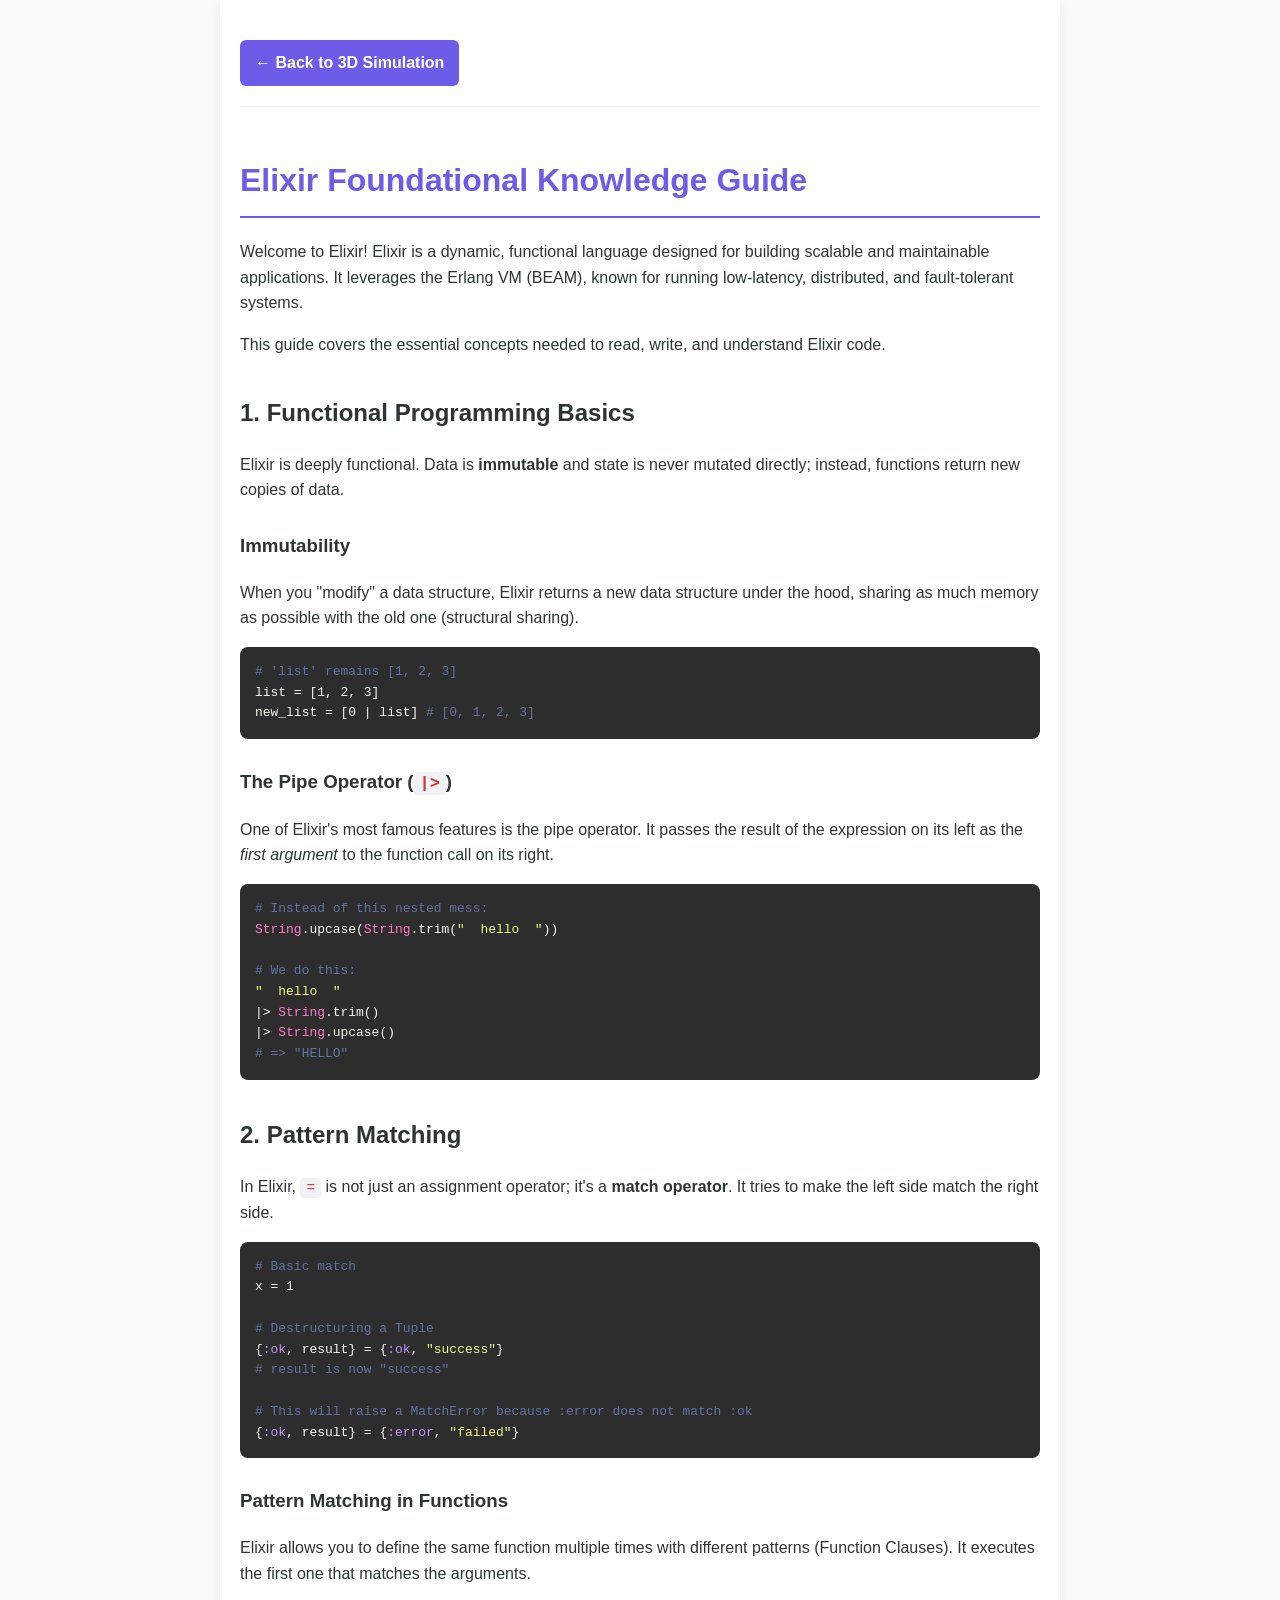
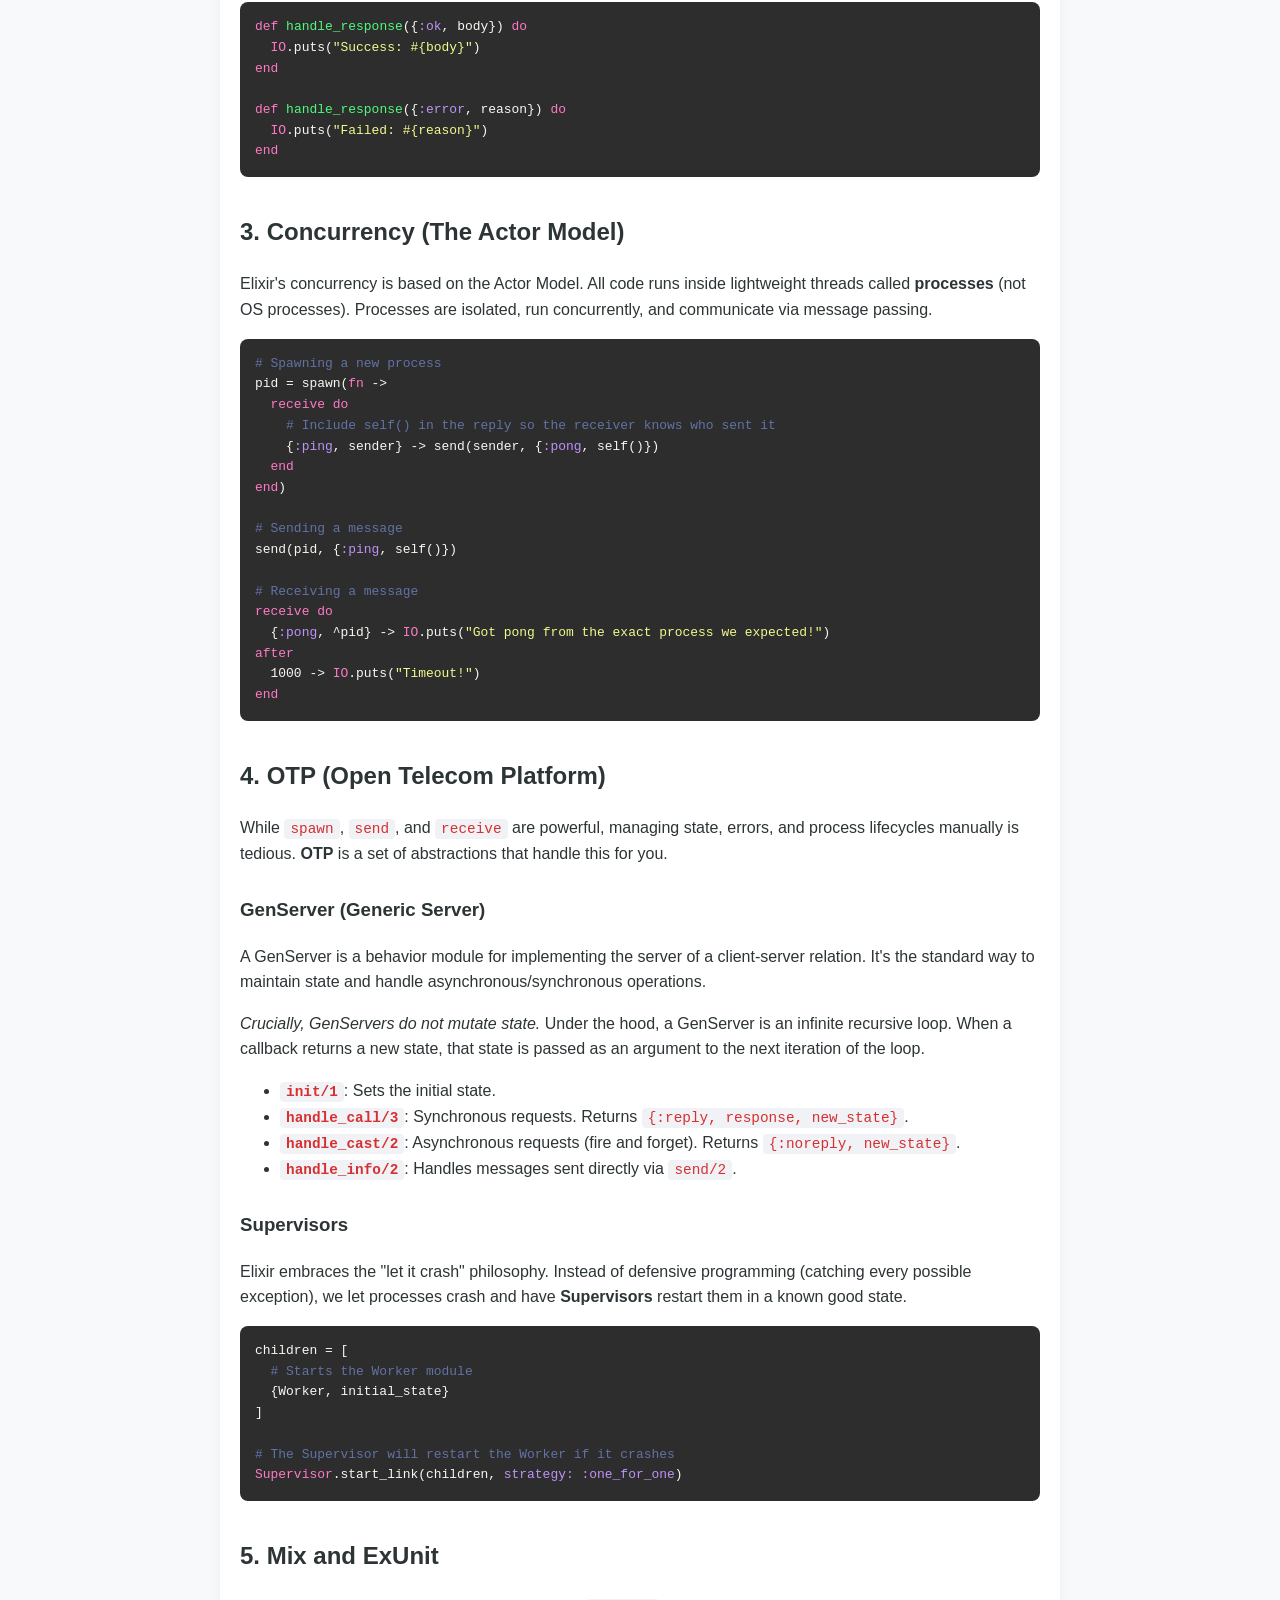
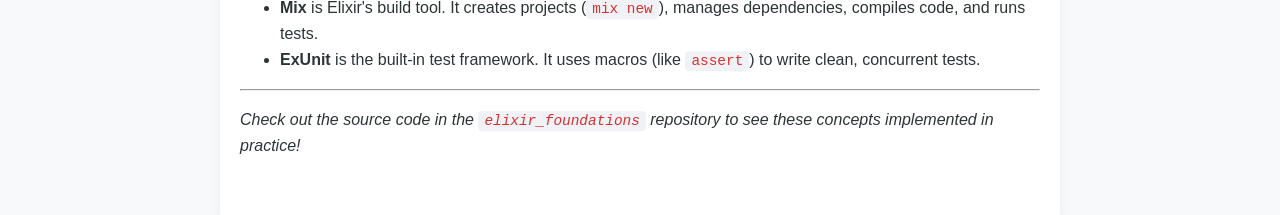
<file: docs/guide.html>
<!DOCTYPE html>
<html lang="en">
<head>
    <meta charset="UTF-8">
    <meta name="viewport" content="width=device-width, initial-scale=1.0">
    <title>Elixir Foundational Knowledge Guide</title>
    <style>
        :root {
            --bg-color: #f8f9fa;
            --text-color: #2d3436;
            --accent: #6c5ce7;
            --code-bg: #f1f2f6;
        }
        body {
            font-family: -apple-system, BlinkMacSystemFont, "Segoe UI", Roboto, Helvetica, Arial, sans-serif;
            line-height: 1.6;
            color: var(--text-color);
            background-color: var(--bg-color);
            margin: 0;
            padding: 0;
        }
        .container {
            max-width: 800px;
            margin: 0 auto;
            padding: 40px 20px;
            background: white;
            box-shadow: 0 4px 12px rgba(0,0,0,0.05);
            min-height: 100vh;
        }
        nav {
            margin-bottom: 30px;
            padding-bottom: 20px;
            border-bottom: 1px solid #eee;
        }
        nav a {
            display: inline-block;
            text-decoration: none;
            color: white;
            background-color: var(--accent);
            padding: 10px 15px;
            border-radius: 6px;
            font-weight: bold;
            transition: background 0.2s;
        }
        nav a:hover {
            background-color: #4a3eb1;
        }
        h1, h2, h3 {
            color: #2d3436;
            margin-top: 1.5em;
        }
        h1 {
            color: var(--accent);
            border-bottom: 2px solid var(--accent);
            padding-bottom: 10px;
        }
        code {
            font-family: 'Courier New', Courier, monospace;
            background-color: var(--code-bg);
            padding: 2px 6px;
            border-radius: 4px;
            font-size: 0.9em;
            color: #d63031;
        }
        pre {
            background-color: #2d2d2d;
            color: #f8f8f2;
            padding: 15px;
            border-radius: 8px;
            overflow-x: auto;
            font-size: 0.9em;
        }
        pre code {
            background-color: transparent;
            color: inherit;
            padding: 0;
        }
        .elixir-keyword { color: #ff79c6; }
        .elixir-string { color: #f1fa8c; }
        .elixir-comment { color: #6272a4; }
        .elixir-atom { color: #bd93f9; }
        .elixir-func { color: #50fa7b; }
    </style>
</head>
<body>
    <div class="container">
        <nav>
            <a href="index.html">← Back to 3D Simulation</a>
        </nav>

        <h1>Elixir Foundational Knowledge Guide</h1>

        <p>Welcome to Elixir! Elixir is a dynamic, functional language designed for building scalable and maintainable applications. It leverages the Erlang VM (BEAM), known for running low-latency, distributed, and fault-tolerant systems.</p>

        <p>This guide covers the essential concepts needed to read, write, and understand Elixir code.</p>

        <h2>1. Functional Programming Basics</h2>

        <p>Elixir is deeply functional. Data is <strong>immutable</strong> and state is never mutated directly; instead, functions return new copies of data.</p>

        <h3>Immutability</h3>
        <p>When you "modify" a data structure, Elixir returns a new data structure under the hood, sharing as much memory as possible with the old one (structural sharing).</p>
<pre><code><span class="elixir-comment"># 'list' remains [1, 2, 3]</span>
list = [1, 2, 3]
new_list = [0 | list] <span class="elixir-comment"># [0, 1, 2, 3]</span>
</code></pre>

        <h3>The Pipe Operator (<code>|&gt;</code>)</h3>
        <p>One of Elixir's most famous features is the pipe operator. It passes the result of the expression on its left as the <em>first argument</em> to the function call on its right.</p>
<pre><code><span class="elixir-comment"># Instead of this nested mess:</span>
<span class="elixir-keyword">String</span>.upcase(<span class="elixir-keyword">String</span>.trim(<span class="elixir-string">"  hello  "</span>))

<span class="elixir-comment"># We do this:</span>
<span class="elixir-string">"  hello  "</span>
|&gt; <span class="elixir-keyword">String</span>.trim()
|&gt; <span class="elixir-keyword">String</span>.upcase()
<span class="elixir-comment"># =&gt; "HELLO"</span>
</code></pre>

        <h2>2. Pattern Matching</h2>

        <p>In Elixir, <code>=</code> is not just an assignment operator; it's a <strong>match operator</strong>. It tries to make the left side match the right side.</p>

<pre><code><span class="elixir-comment"># Basic match</span>
x = 1

<span class="elixir-comment"># Destructuring a Tuple</span>
{<span class="elixir-atom">:ok</span>, result} = {<span class="elixir-atom">:ok</span>, <span class="elixir-string">"success"</span>}
<span class="elixir-comment"># result is now "success"</span>

<span class="elixir-comment"># This will raise a MatchError because :error does not match :ok</span>
{<span class="elixir-atom">:ok</span>, result} = {<span class="elixir-atom">:error</span>, <span class="elixir-string">"failed"</span>}
</code></pre>

        <h3>Pattern Matching in Functions</h3>
        <p>Elixir allows you to define the same function multiple times with different patterns (Function Clauses). It executes the first one that matches the arguments.</p>

<pre><code><span class="elixir-keyword">def</span> <span class="elixir-func">handle_response</span>({<span class="elixir-atom">:ok</span>, body}) <span class="elixir-keyword">do</span>
  <span class="elixir-keyword">IO</span>.puts(<span class="elixir-string">"Success: #{body}"</span>)
<span class="elixir-keyword">end</span>

<span class="elixir-keyword">def</span> <span class="elixir-func">handle_response</span>({<span class="elixir-atom">:error</span>, reason}) <span class="elixir-keyword">do</span>
  <span class="elixir-keyword">IO</span>.puts(<span class="elixir-string">"Failed: #{reason}"</span>)
<span class="elixir-keyword">end</span>
</code></pre>

        <h2>3. Concurrency (The Actor Model)</h2>

        <p>Elixir's concurrency is based on the Actor Model. All code runs inside lightweight threads called <strong>processes</strong> (not OS processes). Processes are isolated, run concurrently, and communicate via message passing.</p>

<pre><code><span class="elixir-comment"># Spawning a new process</span>
pid = spawn(<span class="elixir-keyword">fn</span> -&gt; 
  <span class="elixir-keyword">receive</span> <span class="elixir-keyword">do</span>
    <span class="elixir-comment"># Include self() in the reply so the receiver knows who sent it</span>
    {<span class="elixir-atom">:ping</span>, sender} -&gt; send(sender, {<span class="elixir-atom">:pong</span>, self()})
  <span class="elixir-keyword">end</span>
<span class="elixir-keyword">end</span>)

<span class="elixir-comment"># Sending a message</span>
send(pid, {<span class="elixir-atom">:ping</span>, self()})

<span class="elixir-comment"># Receiving a message</span>
<span class="elixir-keyword">receive</span> <span class="elixir-keyword">do</span>
  {<span class="elixir-atom">:pong</span>, ^pid} -&gt; <span class="elixir-keyword">IO</span>.puts(<span class="elixir-string">"Got pong from the exact process we expected!"</span>)
<span class="elixir-keyword">after</span>
  1000 -&gt; <span class="elixir-keyword">IO</span>.puts(<span class="elixir-string">"Timeout!"</span>)
<span class="elixir-keyword">end</span>
</code></pre>

        <h2>4. OTP (Open Telecom Platform)</h2>

        <p>While <code>spawn</code>, <code>send</code>, and <code>receive</code> are powerful, managing state, errors, and process lifecycles manually is tedious. <strong>OTP</strong> is a set of abstractions that handle this for you.</p>

        <h3>GenServer (Generic Server)</h3>
        <p>A GenServer is a behavior module for implementing the server of a client-server relation. It's the standard way to maintain state and handle asynchronous/synchronous operations.</p>

        <p><em>Crucially, GenServers do not mutate state.</em> Under the hood, a GenServer is an infinite recursive loop. When a callback returns a new state, that state is passed as an argument to the next iteration of the loop.</p>

        <ul>
            <li><strong><code>init/1</code></strong>: Sets the initial state.</li>
            <li><strong><code>handle_call/3</code></strong>: Synchronous requests. Returns <code>{:reply, response, new_state}</code>.</li>
            <li><strong><code>handle_cast/2</code></strong>: Asynchronous requests (fire and forget). Returns <code>{:noreply, new_state}</code>.</li>
            <li><strong><code>handle_info/2</code></strong>: Handles messages sent directly via <code>send/2</code>.</li>
        </ul>

        <h3>Supervisors</h3>
        <p>Elixir embraces the "let it crash" philosophy. Instead of defensive programming (catching every possible exception), we let processes crash and have <strong>Supervisors</strong> restart them in a known good state.</p>

<pre><code>children = [
  <span class="elixir-comment"># Starts the Worker module</span>
  {Worker, initial_state}
]

<span class="elixir-comment"># The Supervisor will restart the Worker if it crashes</span>
<span class="elixir-keyword">Supervisor</span>.start_link(children, <span class="elixir-atom">strategy:</span> <span class="elixir-atom">:one_for_one</span>)
</code></pre>

        <h2>5. Mix and ExUnit</h2>

        <ul>
            <li><strong>Mix</strong> is Elixir's build tool. It creates projects (<code>mix new</code>), manages dependencies, compiles code, and runs tests.</li>
            <li><strong>ExUnit</strong> is the built-in test framework. It uses macros (like <code>assert</code>) to write clean, concurrent tests.</li>
        </ul>

        <hr>
        <p><em>Check out the source code in the <code>elixir_foundations</code> repository to see these concepts implemented in practice!</em></p>
    </div>
</body>
</html>
</file>
